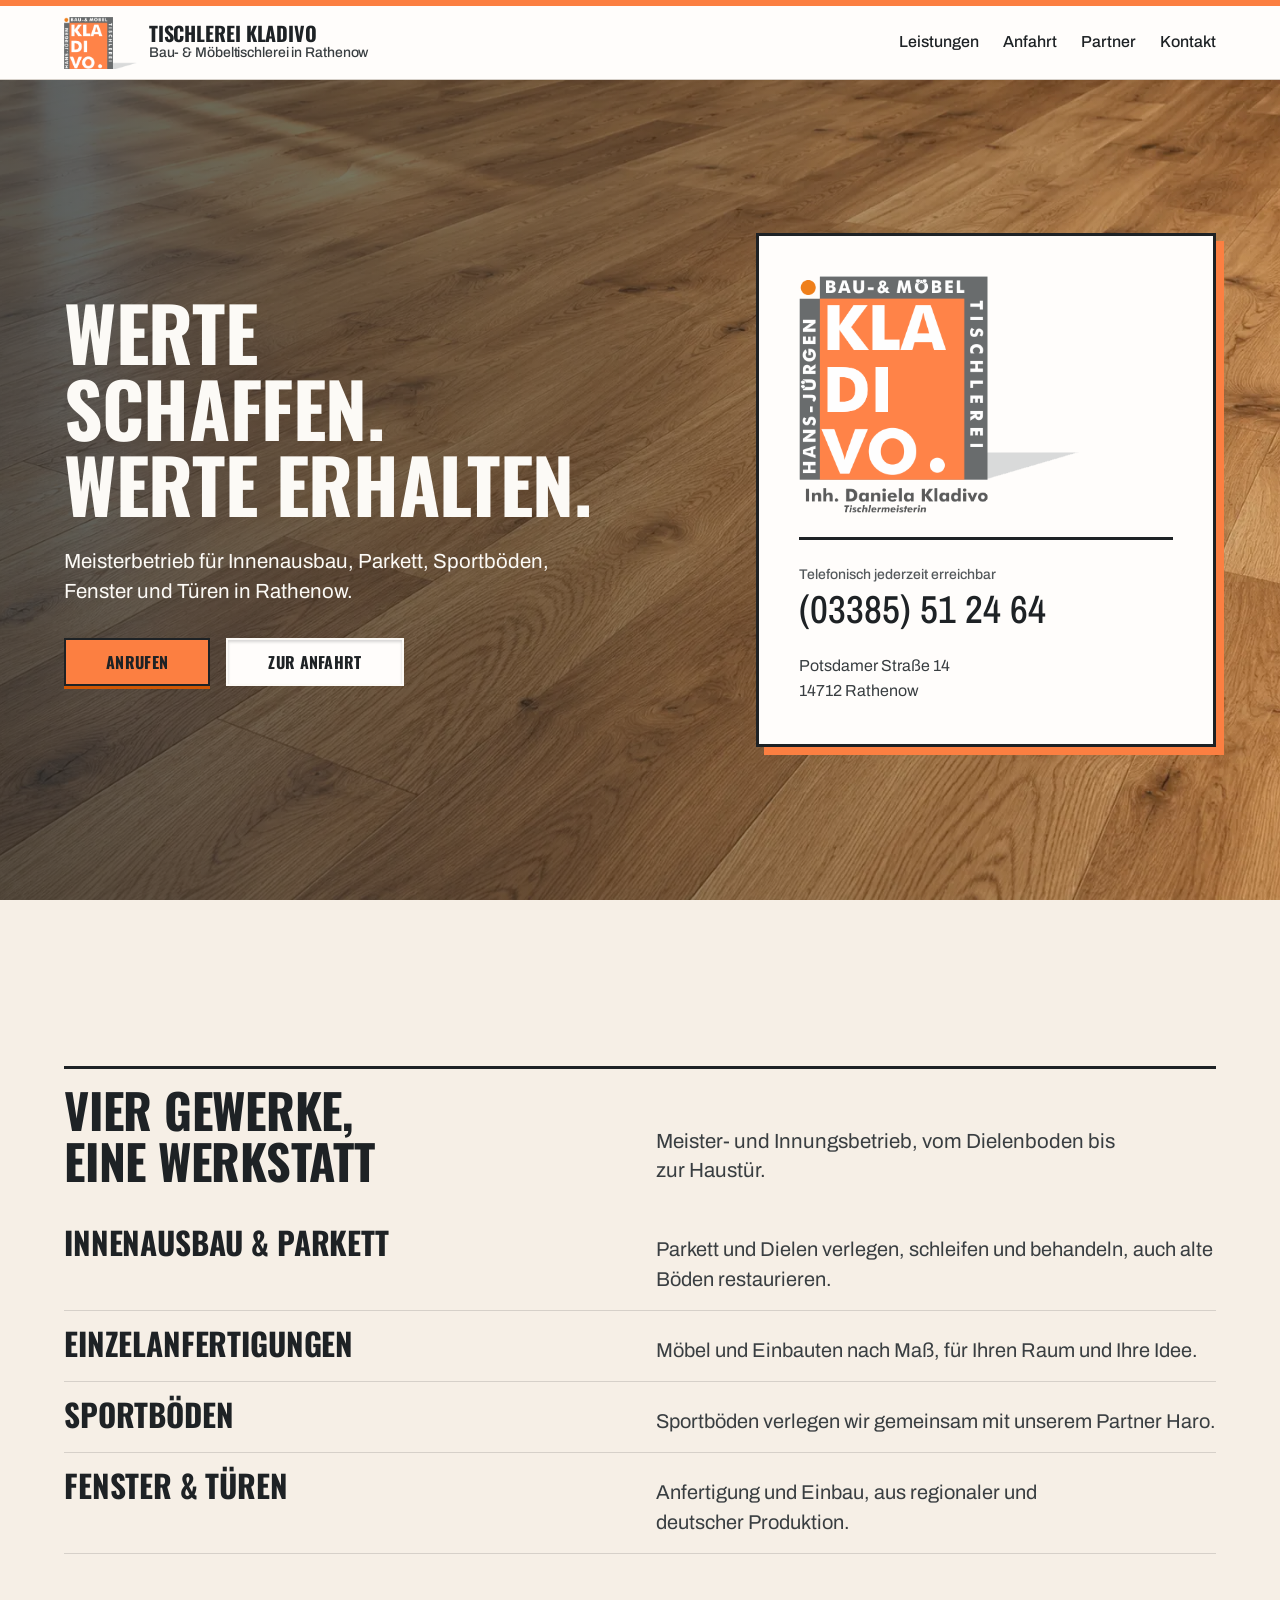
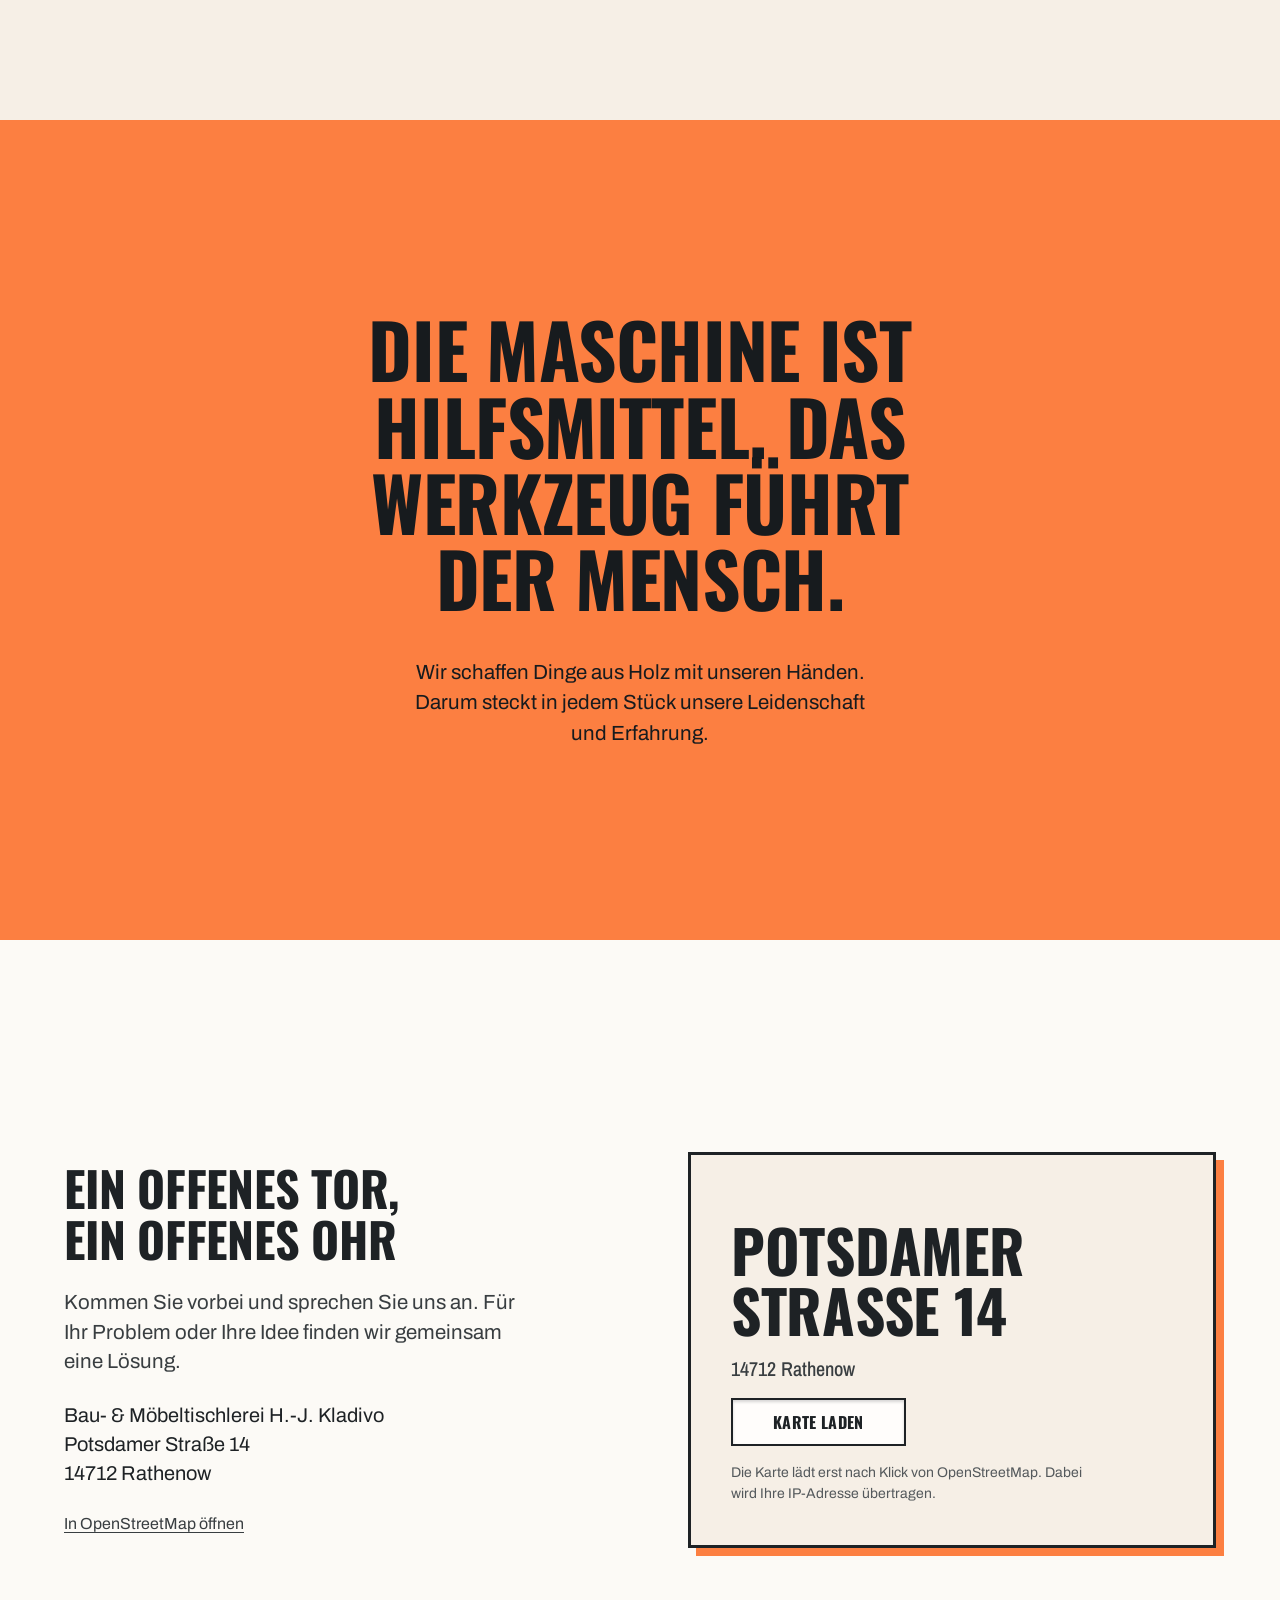
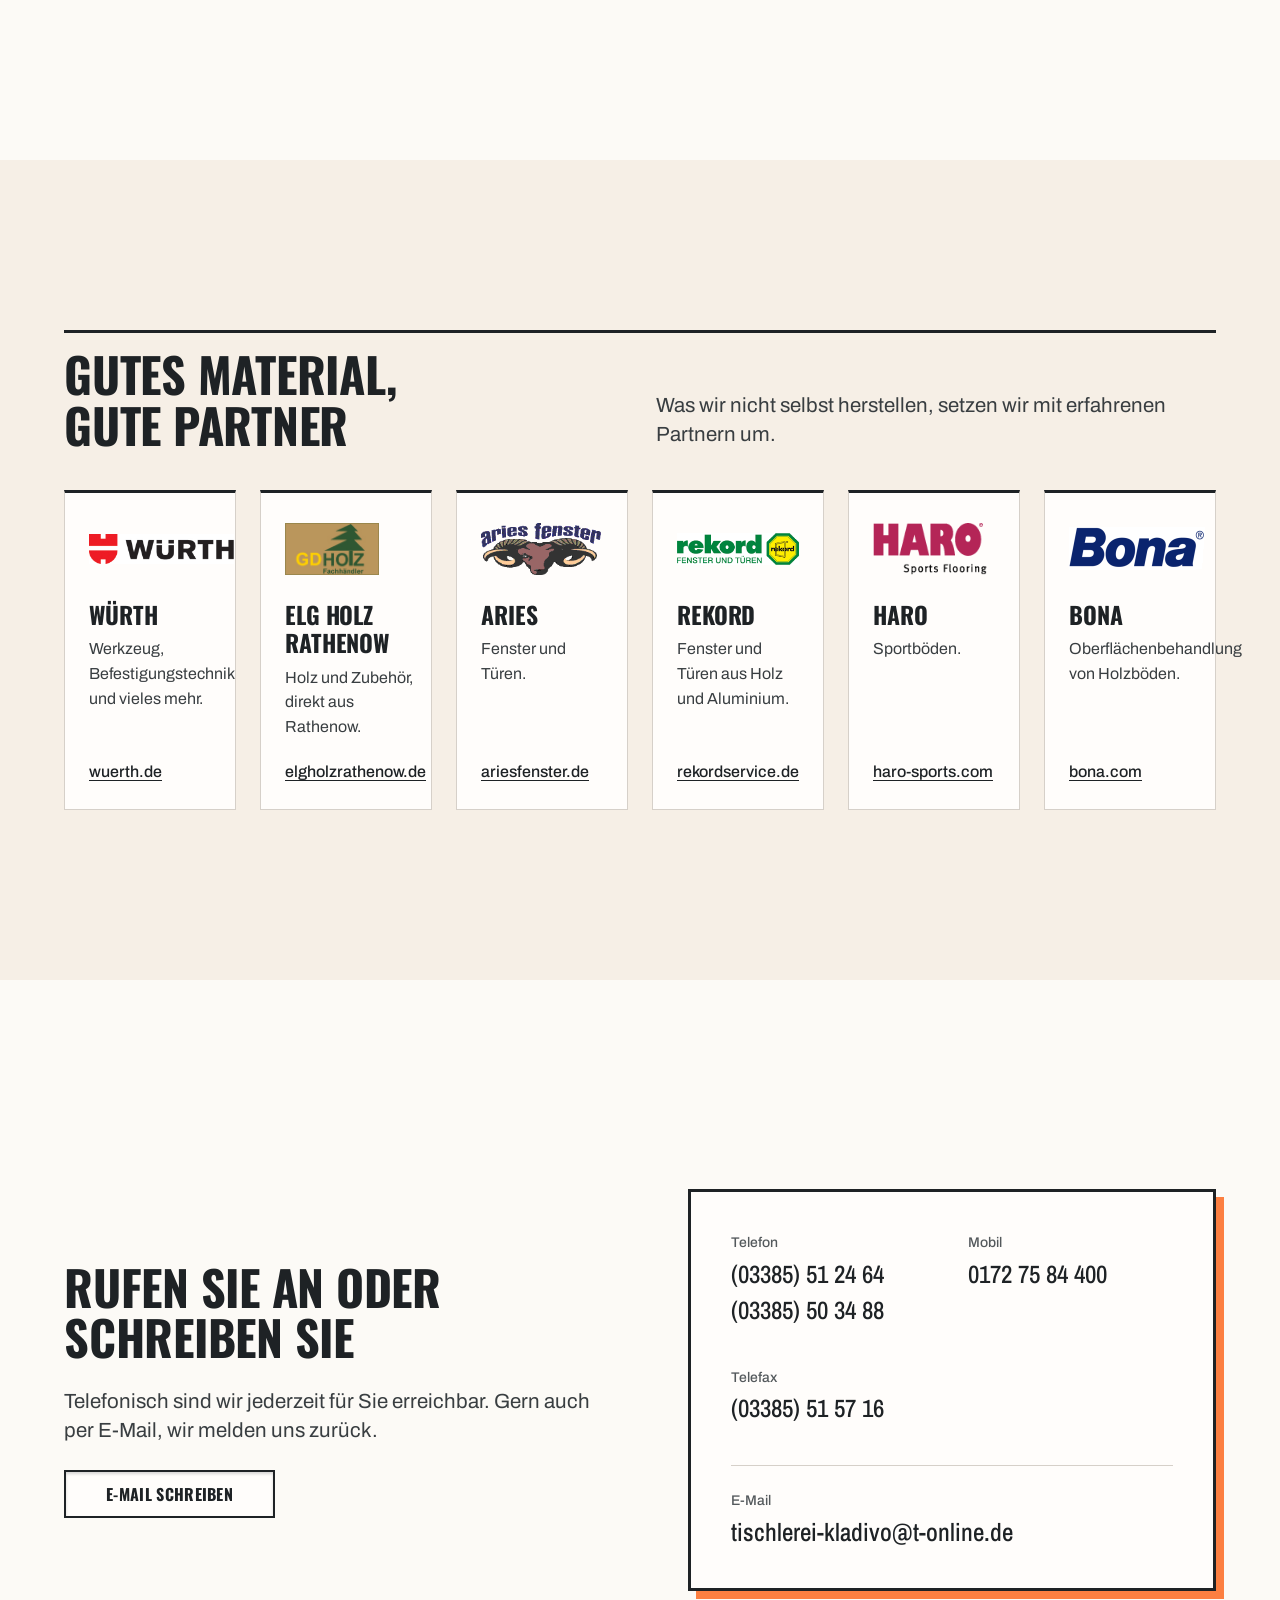
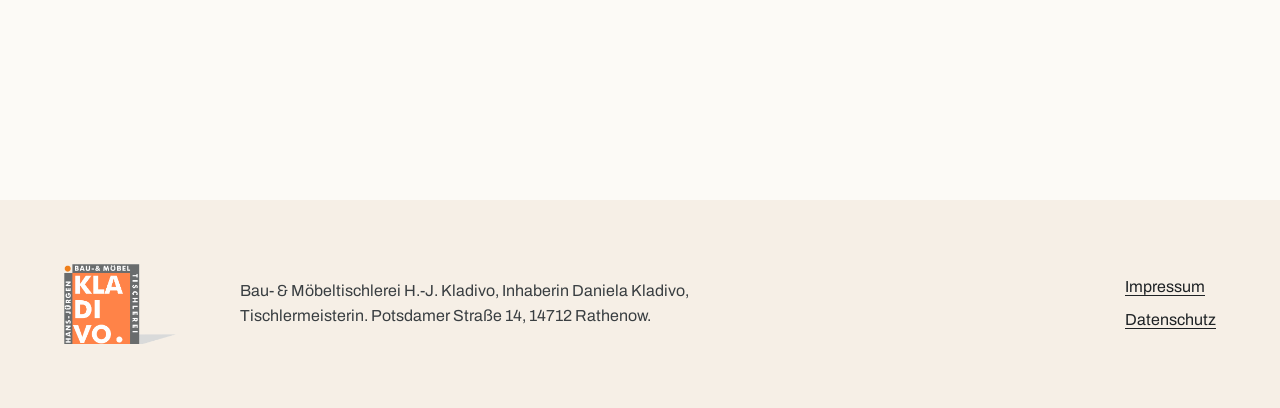
<file: index.html>
<!doctype html>
<html lang="de">
<head>
<meta charset="utf-8">
<meta name="viewport" content="width=device-width, initial-scale=1">
<title>Bau- & Möbeltischlerei Kladivo in Rathenow</title>
<meta name="description" content="Meister- und Innungsbetrieb in Rathenow für Innenausbau, Parkett, Sportböden, Einzelanfertigungen sowie Fenster und Türen.">
<link rel="icon" href="assets/img/favicon.png" type="image/png">
<link rel="preload" href="assets/fonts/oswald-latin-700-normal.woff2" as="font" type="font/woff2" crossorigin>
<link rel="stylesheet" href="assets/css/site.css">
</head>
<body>
<a class="skip" href="#inhalt">Zum Inhalt springen</a>

<header class="nav">
  <div class="container nav__inner">
    <a class="brand" href="./" aria-label="Tischlerei Kladivo, zur Startseite">
      <img src="assets/img/kladivo-logo.png" width="413" height="295" alt="">
      <span class="brand__name">Tischlerei Kladivo<small>Bau- & Möbeltischlerei in Rathenow</small></span>
    </a>
    <nav aria-label="Hauptnavigation">
      <details class="menu" open>
        <summary>Menü</summary>
        <ul class="nav__links">
        <li><a href="#leistungen">Leistungen</a></li>
        <li><a href="#anfahrt">Anfahrt</a></li>
        <li><a href="#partner">Partner</a></li>
        <li><a href="#kontakt">Kontakt</a></li>
      </ul>
      </details>
    </nav>
  </div>
</header>

<main id="inhalt">

  <section class="hero hero--photo panel" aria-labelledby="hero-titel">
    <picture class="hero__photo">
      <source type="image/webp" srcset="assets/img/parkett-960.webp 960w, assets/img/parkett-1672.webp 1672w" sizes="100vw">
      <img src="assets/img/parkett-1672.jpg" srcset="assets/img/parkett-960.jpg 960w, assets/img/parkett-1672.jpg 1672w" sizes="100vw" width="1672" height="941" alt="" fetchpriority="high">
    </picture>
    <div class="container hero__inner">
      <div class="hero__text">
        <h1 id="hero-titel">Werte schaffen.<br>Werte erhalten.</h1>
        <p class="lead">Meisterbetrieb für Innenausbau, Parkett, Sportböden, Fenster und Türen in Rathenow.</p>
        <div class="actions">
          <a class="btn btn--primary" href="tel:+493385512464">Anrufen</a>
          <a class="btn btn--secondary" href="#anfahrt">Zur Anfahrt</a>
        </div>
      </div>
      <aside class="plate sign" aria-label="Kontakt auf einen Blick">
        <img src="assets/img/kladivo-logo-full.png" width="413" height="349" alt="Logo der Bau- & Möbeltischlerei Hans-Jürgen Kladivo, Inhaberin Daniela Kladivo, Tischlermeisterin">
        <div class="sign__phone">
          <span class="label">Telefonisch jederzeit erreichbar</span>
          <a href="tel:+493385512464">(03385) 51 24 64</a>
        </div>
        <address>Potsdamer Straße 14<br>14712 Rathenow</address>
      </aside>
    </div>
  </section>

  <section class="panel panel--tint" id="leistungen" aria-labelledby="leistungen-titel">
    <div class="container">
      <div class="head">
        <h2 id="leistungen-titel">Vier Gewerke, eine Werkstatt</h2>
        <p class="lead">Meister- und Innungsbetrieb, vom Dielenboden bis zur Haustür.</p>
      </div>
      <ul class="rows">
        <li>
          <h3>Innenausbau & Parkett</h3>
          <p>Parkett und Dielen verlegen, schleifen und behandeln, auch alte Böden restaurieren.</p>
        </li>
        <li>
          <h3>Einzelanfertigungen</h3>
          <p>Möbel und Einbauten nach Maß, für Ihren Raum und Ihre Idee.</p>
        </li>
        <li>
          <h3>Sportböden</h3>
          <p>Sportböden verlegen wir gemeinsam mit unserem Partner Haro.</p>
        </li>
        <li>
          <h3>Fenster & Türen</h3>
          <p>Anfertigung und Einbau, aus regionaler und deutscher Produktion.</p>
        </li>
      </ul>
    </div>
  </section>

  <section class="panel panel--field" aria-label="Unser Handwerk">
    <div class="container statement">
      <blockquote>
        <p>Die Maschine ist Hilfsmittel. Das Werkzeug führt der Mensch.</p>
      </blockquote>
      <p>Wir schaffen Dinge aus Holz mit unseren Händen. Darum steckt in jedem Stück unsere Leidenschaft und Erfahrung.</p>
    </div>
  </section>

  <section class="panel" id="anfahrt" aria-labelledby="anfahrt-titel">
    <div class="container visit">
      <div class="visit__text">
        <h2 id="anfahrt-titel">Ein offenes Tor, ein offenes Ohr</h2>
        <p class="lead">Kommen Sie vorbei und sprechen Sie uns an. Für Ihr Problem oder Ihre Idee finden wir gemeinsam eine Lösung.</p>
        <address>Bau- & Möbeltischlerei H.-J. Kladivo<br>Potsdamer Straße 14<br>14712 Rathenow</address>
        <p><a href="https://www.openstreetmap.org/?mlat=52.61189&amp;mlon=12.34124#map=18/52.61189/12.34124" rel="noopener">In OpenStreetMap öffnen</a></p>
      </div>
      <div class="map" id="karte" aria-label="Lage der Tischlerei">
        <div class="map__rest">
          <p class="map__street">Potsdamer Straße 14</p>
          <p class="map__coords">14712 Rathenow</p>
          <div class="actions">
            <button class="btn btn--secondary" type="button" id="karte-laden" hidden>Karte laden</button>
          </div>
          <p class="map__note">Die Karte lädt erst nach Klick von OpenStreetMap. Dabei wird Ihre IP-Adresse übertragen.</p>
        </div>
      </div>
    </div>
  </section>

  <section class="panel panel--tint" id="partner" aria-labelledby="partner-titel">
    <div class="container">
      <div class="head">
        <h2 id="partner-titel">Gutes Material, gute Partner</h2>
        <p class="lead">Was wir nicht selbst herstellen, setzen wir mit erfahrenen Partnern um.</p>
      </div>
      <ul class="partners">
        <li class="partner">
          <div class="partner__logo"><img src="assets/img/partner/wuerth.png" width="240" height="51" alt="Logo Würth"></div>
          <h3>Würth</h3>
          <p>Werkzeug, Befestigungstechnik und vieles mehr.</p>
          <a href="https://www.wuerth.de" rel="noopener">wuerth.de</a>
        </li>
        <li class="partner">
          <div class="partner__logo"><img src="assets/img/partner/elg-gd-holz.png" width="195" height="108" alt="Logo ELG Holz Rathenow"></div>
          <h3>ELG Holz Rathenow</h3>
          <p>Holz und Zubehör, direkt aus Rathenow.</p>
          <a href="https://www.elgholzrathenow.de" rel="noopener">elgholzrathenow.de</a>
        </li>
        <li class="partner">
          <div class="partner__logo"><img src="assets/img/partner/aries.png" width="182" height="79" alt="Logo Aries"></div>
          <h3>Aries</h3>
          <p>Fenster und Türen.</p>
          <a href="https://www.ariesfenster.de" rel="noopener">ariesfenster.de</a>
        </li>
        <li class="partner">
          <div class="partner__logo"><img src="assets/img/partner/rekord.png" width="226" height="61" alt="Logo Rekord"></div>
          <h3>Rekord</h3>
          <p>Fenster und Türen aus Holz und Aluminium.</p>
          <a href="https://www.rekordservice.de" rel="noopener">rekordservice.de</a>
        </li>
        <li class="partner">
          <div class="partner__logo"><img src="assets/img/partner/haro.png" width="142" height="65" alt="Logo Haro"></div>
          <h3>Haro</h3>
          <p>Sportböden.</p>
          <a href="https://haro-sports.com/de/" rel="noopener">haro-sports.com</a>
        </li>
        <li class="partner">
          <div class="partner__logo"><img src="assets/img/partner/bona.png" width="136" height="43" alt="Logo Bona"></div>
          <h3>Bona</h3>
          <p>Oberflächenbehandlung von Holzböden.</p>
          <a href="https://www.bona.com/de/Deutschland/" rel="noopener">bona.com</a>
        </li>
      </ul>
    </div>
  </section>

  <section class="panel" id="kontakt" aria-labelledby="kontakt-titel">
    <div class="container contact">
      <div class="contact__text">
        <h2 id="kontakt-titel">Rufen Sie an oder schreiben Sie</h2>
        <p class="lead">Telefonisch sind wir jederzeit für Sie erreichbar. Gern auch per E-Mail, wir melden uns zurück.</p>
        <div class="actions">
          <a class="btn btn--secondary contact__mail" href="mailto:tischlerei-kladivo@t-online.de">E-Mail schreiben</a>
        </div>
      </div>
      <dl class="plate contacts">
        <div>
          <dt>Telefon</dt>
          <dd><a href="tel:+493385512464">(03385) 51 24 64</a></dd>
          <dd><a href="tel:+493385503488">(03385) 50 34 88</a></dd>
        </div>
        <div>
          <dt>Mobil</dt>
          <dd><a href="tel:+491727584400">0172 75 84 400</a></dd>
        </div>
        <div>
          <dt>Telefax</dt>
          <dd>(03385) 51 57 16</dd>
        </div>
        <div class="wide">
          <dt>E-Mail</dt>
          <dd><a href="mailto:tischlerei-kladivo@t-online.de">tischlerei-kladivo@t-online.de</a></dd>
        </div>
      </dl>
    </div>
  </section>

</main>

<footer class="footer">
  <div class="container footer__inner">
    <img src="assets/img/kladivo-logo.png" width="413" height="295" alt="">
    <p>Bau- & Möbeltischlerei H.-J. Kladivo, Inhaberin Daniela Kladivo, Tischlermeisterin. Potsdamer Straße 14, 14712 Rathenow.</p>
    <ul>
      <li><a href="impressum.html">Impressum</a></li>
      <li><a href="datenschutz.html">Datenschutz</a></li>
    </ul>
  </div>
</footer>

<script>
  (function () {
    var btn = document.getElementById('karte-laden');
    var box = document.getElementById('karte');
    if (!btn || !box) return;
    btn.hidden = false;
    btn.addEventListener('click', function () {
      var f = document.createElement('iframe');
      f.src = 'https://www.openstreetmap.org/export/embed.html?bbox=12.336755990982056%2C52.61048163874945%2C12.345714569091797%2C52.613299232176395&layer=mapnik&marker=52.611888829459346%2C12.341235280036926';
      f.title = 'Karte: Potsdamer Straße 14, Rathenow';
      f.loading = 'lazy';
      box.appendChild(f);
      box.querySelector('.map__rest').hidden = true;
    });
  })();
</script>
<script>
  (function () {
    var m = document.querySelector('.menu');
    if (!m) return;
    var mq = window.matchMedia('(max-width: 60rem)');
    function sync() { m.open = !mq.matches; }
    sync(); mq.addEventListener('change', sync);
    m.querySelectorAll('a').forEach(function (a) { a.addEventListener('click', function () { if (mq.matches) m.open = false; }); });
  })();
</script>
</body>
</html>
</file>
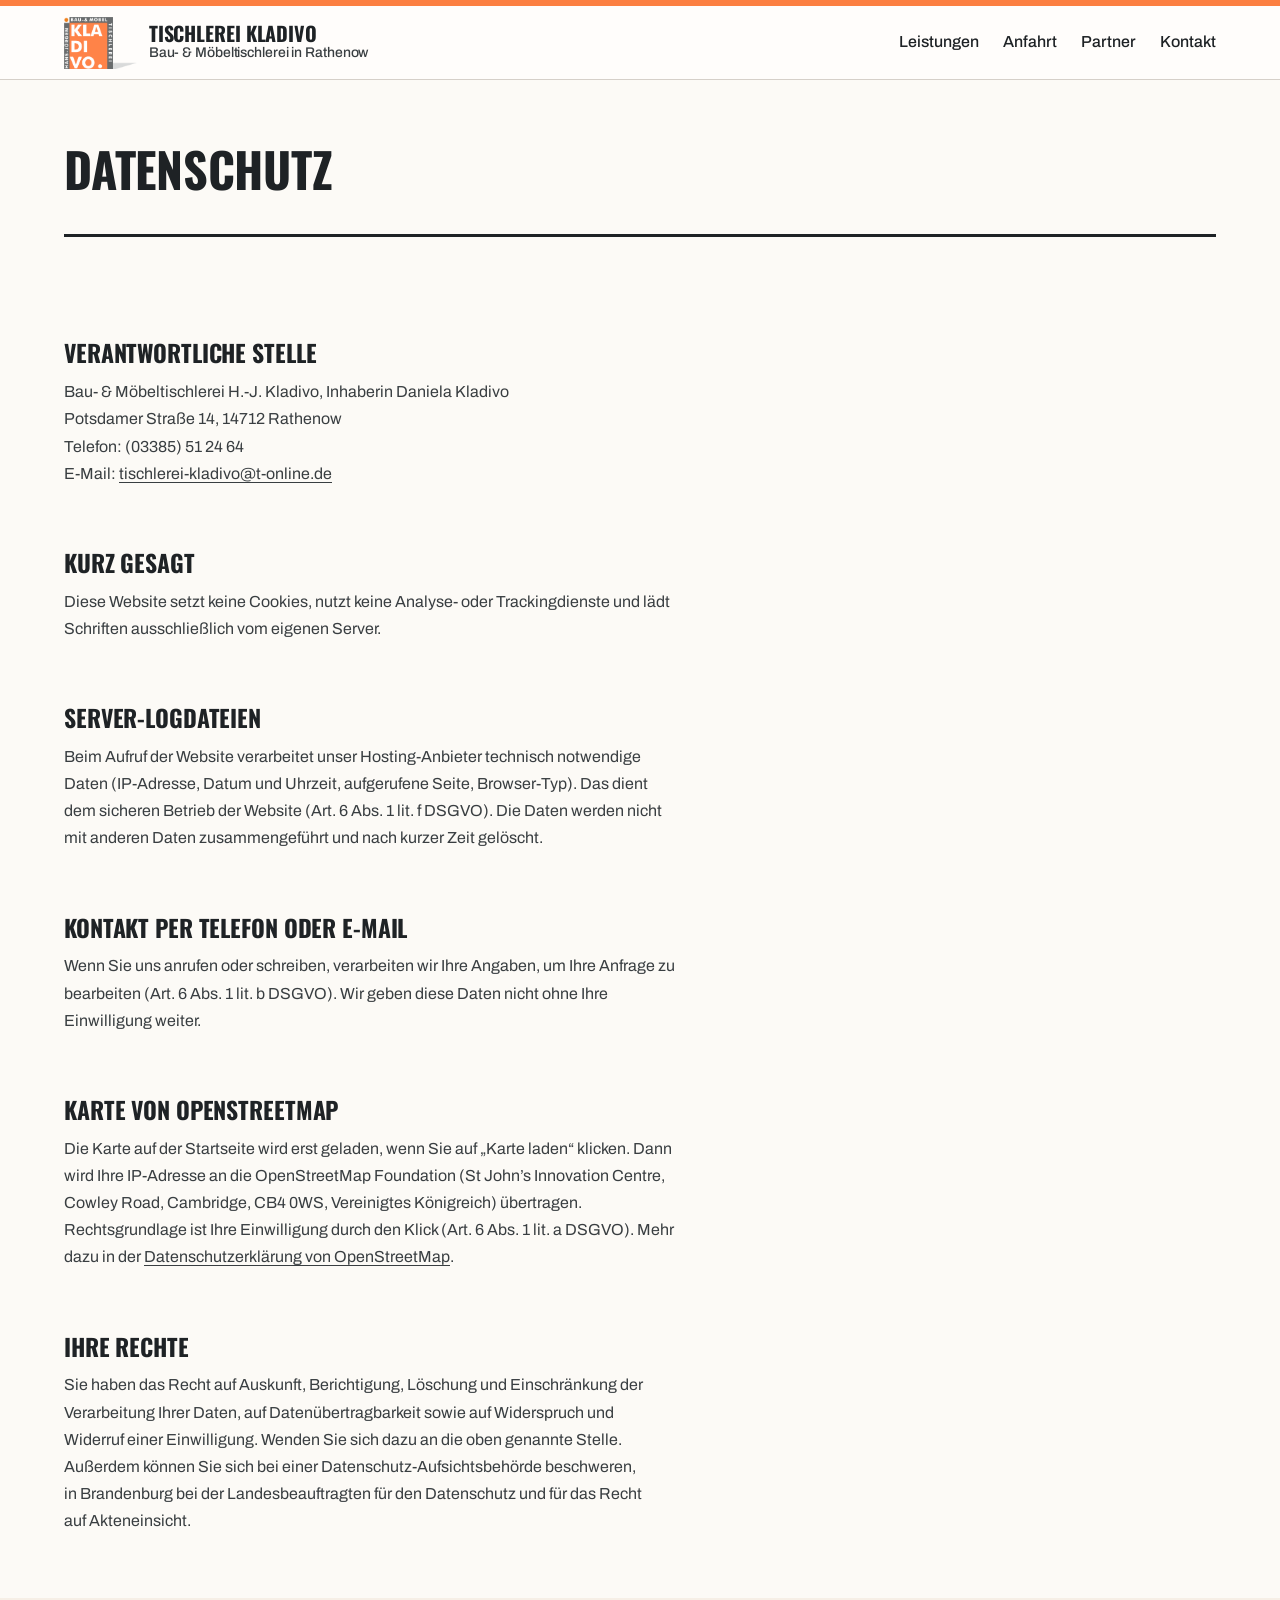
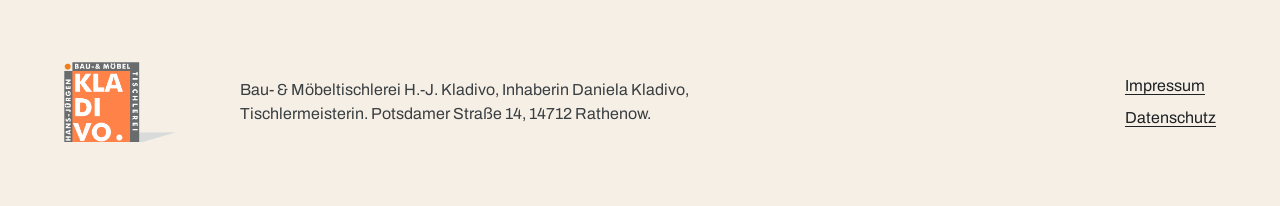
<file: datenschutz.html>
<!doctype html>
<html lang="de">
<head>
<meta charset="utf-8">
<meta name="viewport" content="width=device-width, initial-scale=1">
<title>Datenschutz, Tischlerei Kladivo Rathenow</title>
<meta name="description" content="Datenschutzerklärung der Bau- & Möbeltischlerei H.-J. Kladivo in Rathenow.">
<meta name="robots" content="noindex">
<link rel="icon" href="assets/img/favicon.png" type="image/png">
<link rel="stylesheet" href="assets/css/site.css">
</head>
<body>
<a class="skip" href="#inhalt">Zum Inhalt springen</a>

<header class="nav">
  <div class="container nav__inner">
    <a class="brand" href="./" aria-label="Tischlerei Kladivo, zur Startseite">
      <img src="assets/img/kladivo-logo.png" width="413" height="295" alt="">
      <span class="brand__name">Tischlerei Kladivo<small>Bau- & Möbeltischlerei in Rathenow</small></span>
    </a>
    <nav aria-label="Hauptnavigation">
      <details class="menu" open>
        <summary>Menü</summary>
        <ul class="nav__links">
        <li><a href="./#leistungen">Leistungen</a></li>
        <li><a href="./#anfahrt">Anfahrt</a></li>
        <li><a href="./#partner">Partner</a></li>
        <li><a href="./#kontakt">Kontakt</a></li>
      </ul>
      </details>
    </nav>
  </div>
</header>

<main id="inhalt" class="doc">
  <div class="container">
    <h1>Datenschutz</h1>
    <div class="doc__body">
      <h2>Verantwortliche Stelle</h2>
      <address>Bau- & Möbeltischlerei H.-J. Kladivo, Inhaberin Daniela Kladivo<br>Potsdamer Straße 14, 14712 Rathenow<br>Telefon: (03385) 51 24 64<br>E-Mail: <a href="mailto:tischlerei-kladivo@t-online.de">tischlerei-kladivo@t-online.de</a></address>

      <h2>Kurz gesagt</h2>
      <p>Diese Website setzt keine Cookies, nutzt keine Analyse- oder Trackingdienste und lädt Schriften ausschließlich vom eigenen Server.</p>

      <h2>Server-Logdateien</h2>
      <p>Beim Aufruf der Website verarbeitet unser Hosting-Anbieter technisch notwendige Daten (IP-Adresse, Datum und Uhrzeit, aufgerufene Seite, Browser-Typ). Das dient dem sicheren Betrieb der Website (Art. 6 Abs. 1 lit. f DSGVO). Die Daten werden nicht mit anderen Daten zusammengeführt und nach kurzer Zeit gelöscht.</p>

      <h2>Kontakt per Telefon oder E-Mail</h2>
      <p>Wenn Sie uns anrufen oder schreiben, verarbeiten wir Ihre Angaben, um Ihre Anfrage zu bearbeiten (Art. 6 Abs. 1 lit. b DSGVO). Wir geben diese Daten nicht ohne Ihre Einwilligung weiter.</p>

      <h2>Karte von OpenStreetMap</h2>
      <p>Die Karte auf der Startseite wird erst geladen, wenn Sie auf „Karte laden“ klicken. Dann wird Ihre IP-Adresse an die OpenStreetMap Foundation (St John’s Innovation Centre, Cowley Road, Cambridge, CB4 0WS, Vereinigtes Königreich) übertragen. Rechtsgrundlage ist Ihre Einwilligung durch den Klick (Art. 6 Abs. 1 lit. a DSGVO). Mehr dazu in der <a href="https://wiki.osmfoundation.org/wiki/Privacy_Policy" rel="noopener">Datenschutzerklärung von OpenStreetMap</a>.</p>

      <h2>Ihre Rechte</h2>
      <p>Sie haben das Recht auf Auskunft, Berichtigung, Löschung und Einschränkung der Verarbeitung Ihrer Daten, auf Datenübertragbarkeit sowie auf Widerspruch und Widerruf einer Einwilligung. Wenden Sie sich dazu an die oben genannte Stelle. Außerdem können Sie sich bei einer Datenschutz-Aufsichtsbehörde beschweren, in Brandenburg bei der Landesbeauftragten für den Datenschutz und für das Recht auf Akteneinsicht.</p>
    </div>
  </div>
</main>

<footer class="footer">
  <div class="container footer__inner">
    <img src="assets/img/kladivo-logo.png" width="413" height="295" alt="">
    <p>Bau- & Möbeltischlerei H.-J. Kladivo, Inhaberin Daniela Kladivo, Tischlermeisterin. Potsdamer Straße 14, 14712 Rathenow.</p>
    <ul>
      <li><a href="impressum.html">Impressum</a></li>
      <li><a href="datenschutz.html" aria-current="page">Datenschutz</a></li>
    </ul>
  </div>
</footer>
<script>
  (function () {
    var m = document.querySelector('.menu');
    if (!m) return;
    var mq = window.matchMedia('(max-width: 60rem)');
    function sync() { m.open = !mq.matches; }
    sync(); mq.addEventListener('change', sync);
    m.querySelectorAll('a').forEach(function (a) { a.addEventListener('click', function () { if (mq.matches) m.open = false; }); });
  })();
</script>
</body>
</html>
</file>
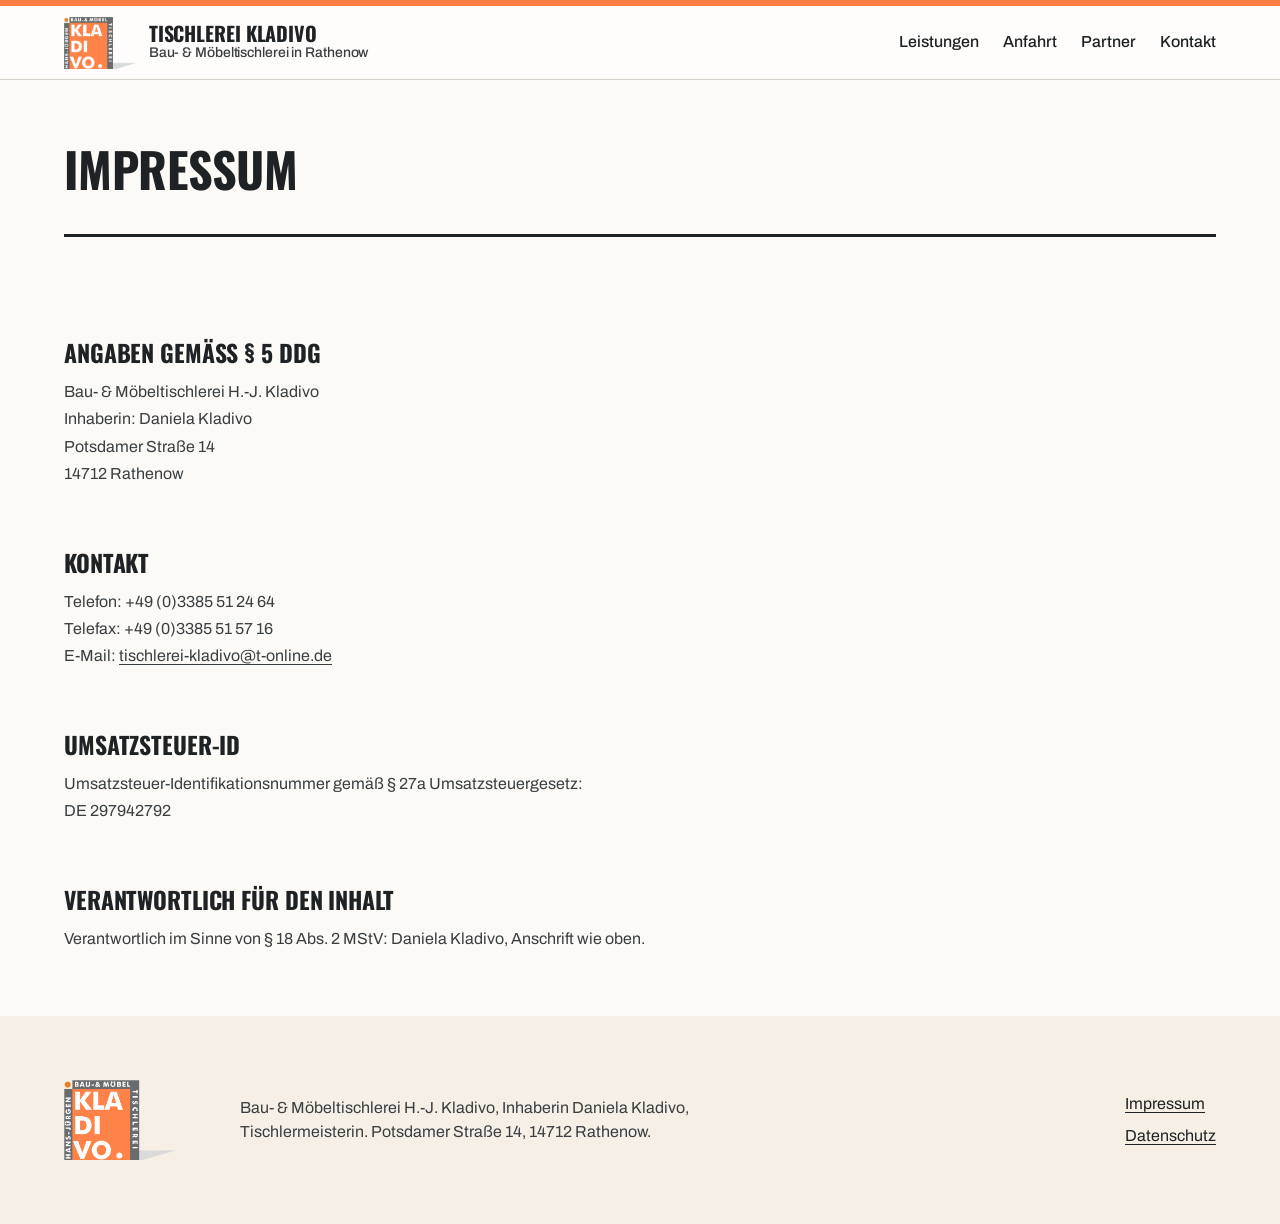
<file: impressum.html>
<!doctype html>
<html lang="de">
<head>
<meta charset="utf-8">
<meta name="viewport" content="width=device-width, initial-scale=1">
<title>Impressum, Tischlerei Kladivo Rathenow</title>
<meta name="description" content="Impressum der Bau- & Möbeltischlerei H.-J. Kladivo, Inhaberin Daniela Kladivo, Rathenow.">
<meta name="robots" content="noindex">
<link rel="icon" href="assets/img/favicon.png" type="image/png">
<link rel="stylesheet" href="assets/css/site.css">
</head>
<body>
<a class="skip" href="#inhalt">Zum Inhalt springen</a>

<header class="nav">
  <div class="container nav__inner">
    <a class="brand" href="./" aria-label="Tischlerei Kladivo, zur Startseite">
      <img src="assets/img/kladivo-logo.png" width="413" height="295" alt="">
      <span class="brand__name">Tischlerei Kladivo<small>Bau- & Möbeltischlerei in Rathenow</small></span>
    </a>
    <nav aria-label="Hauptnavigation">
      <details class="menu" open>
        <summary>Menü</summary>
        <ul class="nav__links">
        <li><a href="./#leistungen">Leistungen</a></li>
        <li><a href="./#anfahrt">Anfahrt</a></li>
        <li><a href="./#partner">Partner</a></li>
        <li><a href="./#kontakt">Kontakt</a></li>
      </ul>
      </details>
    </nav>
  </div>
</header>

<main id="inhalt" class="doc">
  <div class="container">
    <h1>Impressum</h1>
    <div class="doc__body">
      <h2>Angaben gemäß § 5 DDG</h2>
      <address>Bau- & Möbeltischlerei H.-J. Kladivo<br>Inhaberin: Daniela Kladivo<br>Potsdamer Straße 14<br>14712 Rathenow</address>

      <h2>Kontakt</h2>
      <p>Telefon: +49 (0)3385 51 24 64<br>Telefax: +49 (0)3385 51 57 16<br>E-Mail: <a href="mailto:tischlerei-kladivo@t-online.de">tischlerei-kladivo@t-online.de</a></p>

      <h2>Umsatzsteuer-ID</h2>
      <p>Umsatzsteuer-Identifikationsnummer gemäß § 27a Umsatzsteuergesetz: DE 297942792</p>

      <h2>Verantwortlich für den Inhalt</h2>
      <p>Verantwortlich im Sinne von § 18 Abs. 2 MStV: Daniela Kladivo, Anschrift wie oben.</p>
    </div>
  </div>
</main>

<footer class="footer">
  <div class="container footer__inner">
    <img src="assets/img/kladivo-logo.png" width="413" height="295" alt="">
    <p>Bau- & Möbeltischlerei H.-J. Kladivo, Inhaberin Daniela Kladivo, Tischlermeisterin. Potsdamer Straße 14, 14712 Rathenow.</p>
    <ul>
      <li><a href="impressum.html" aria-current="page">Impressum</a></li>
      <li><a href="datenschutz.html">Datenschutz</a></li>
    </ul>
  </div>
</footer>
<script>
  (function () {
    var m = document.querySelector('.menu');
    if (!m) return;
    var mq = window.matchMedia('(max-width: 60rem)');
    function sync() { m.open = !mq.matches; }
    sync(); mq.addEventListener('change', sync);
    m.querySelectorAll('a').forEach(function (a) { a.addEventListener('click', function () { if (mq.matches) m.open = false; }); });
  })();
</script>
</body>
</html>
</file>
<file: assets/css/site.css>
/* Hallmark · shape: site board (full-screen panels: contact plate, rows, statement, visit split, partner tiles, contact plate) · genre: editorial · theme: custom (from Formwork, repainted on request) · job: hire · idea: "the workshop's own sign, set out in daylight" · vibe: "bright workshop, warm white, logo orange, plain talk"
 * paper: oklch(98.5% 0.006 75) · accent: oklch(73% 0.17 45) · display: Oswald · body: Archivo · hero: Counter · nav: sticky edge-aligned bar under an orange strip, logo and wordmark left, four anchor links right, a menu disclosure under 60rem · footer: colophon block · imagery: one supplied parquet photograph full-bleed behind the hero, the owner's logo and the partners' own logos · signature: the original Kladivo logo on a white plate with a hard orange shadow, beside the phone number
 * axes: light/display-condensed/warm · posture: committed (the logo orange carries the statement panel, the strip and the plate shadows) · contrast: pass · fold: pass · v2.0.0 */
/* Hallmark · pre-emit critique: P4 H5 E4 S4 R4 V4 · weakest: R, the orange field is loud; kept to one panel, the strip and the plate shadows so it reads as the logo, not as a sale */
@import url("./tokens.css");
@import url("./base.css");

:root { --nav-h: 80px; --panel-pad: var(--space-3xl); --head-gap: var(--space-2xl); }
@media (max-width: 60rem) { :root { --nav-h: 68px; --panel-pad: var(--space-2xl); --head-gap: var(--space-xl); } }
@media (max-width: 40rem) { :root { --nav-h: 64px; --panel-pad: var(--space-xl); --head-gap: var(--space-lg); } }
html { scroll-padding-top: var(--nav-h); }

.skip { position: absolute; left: var(--space-md); top: var(--space-md); z-index: var(--z-tooltip); padding: var(--space-sm) var(--space-md); background: var(--color-plate); color: var(--color-ink); transform: translateY(-200%); }
.skip:focus-visible { transform: none; }

/* Navigation: klebt oben, feste Höhe */
.nav { position: sticky; top: 0; z-index: var(--z-sticky-nav); height: var(--nav-h); border-top: 6px solid var(--color-accent); border-bottom: var(--rule-hair) solid var(--color-rule); background: var(--color-plate); }
.nav__inner { display: flex; align-items: center; justify-content: space-between; gap: var(--space-lg); height: 100%; }
.brand { display: inline-flex; align-items: center; gap: var(--space-sm); min-width: 0; text-decoration: none; color: var(--color-ink); }
.brand img { width: auto; height: calc(var(--nav-h) - 28px); flex-shrink: 0; }
.brand__name { font: var(--display-weight) var(--text-lg)/1.05 var(--font-display); text-transform: uppercase; letter-spacing: var(--tracking-display); white-space: nowrap; }
.brand__name small { display: block; font: 500 var(--text-sm)/1.3 var(--font-body); text-transform: none; color: var(--color-ink-2); }
.nav__links { display: flex; gap: var(--space-lg); margin: 0; padding: 0; list-style: none; }
.nav__links a { display: inline-block; padding-block: var(--space-xs); font-weight: 500; font-size: var(--text-md); text-decoration: none; color: var(--color-ink); white-space: nowrap; transition: color var(--dur-short) var(--ease-out); }
.nav__links a:hover { color: var(--color-accent-deep); text-decoration: underline; text-decoration-thickness: 2px; }
.menu { position: relative; }
.menu > summary { display: none; }

/* Buttons */
.btn { display: inline-flex; align-items: center; justify-content: center; min-height: 48px; padding: 0 var(--space-xl); border: 2px solid var(--color-ink); border-radius: 0; font: var(--display-weight) var(--text-md)/1 var(--font-display); text-transform: uppercase; letter-spacing: 0.02em; white-space: nowrap; text-decoration: none; cursor: pointer; color: var(--color-ink);
  transition: translate var(--dur-micro) var(--ease-out), box-shadow var(--dur-micro) var(--ease-out), background-color var(--dur-short) var(--ease-out); }
.btn--primary { background: var(--color-accent); color: var(--color-accent-ink); box-shadow: 0 3px 0 var(--color-accent-deep); }
.btn--primary:hover { background: color-mix(in oklab, var(--color-accent) 88%, var(--color-plate)); }
.btn--primary:active { translate: 0 3px; box-shadow: 0 0 0 var(--color-accent-deep); }
.btn--secondary { background: var(--color-plate); box-shadow: inset 0 2px 3px color-mix(in oklab, var(--color-ink) 18%, transparent); }
.btn--secondary:hover { background: var(--color-paper-2); }
.btn--secondary:active { translate: 0 1px; }
.btn:disabled, .btn[aria-disabled="true"] { opacity: 0.55; cursor: not-allowed; translate: none; }
.btn[aria-busy="true"] { cursor: progress; }
.actions { display: flex; flex-wrap: wrap; gap: var(--space-md); }

.plate { background: var(--color-plate); border: var(--rule-bar) solid var(--color-ink); box-shadow: var(--shadow-card); }
.label { font-size: var(--text-sm); font-weight: 500; color: var(--color-muted); }

/* Jede Sektion füllt genau einen Bildschirm unter der Navigation, Inhalt mittig */
.panel { min-height: calc(100svh - var(--nav-h)); display: grid; align-items: center; padding-block: var(--panel-pad); }
.panel > .container { width: 100%; }
.panel--tint { background: var(--color-paper-2); }
.head { display: grid; grid-template-columns: minmax(0, 1fr) minmax(0, 1fr); gap: var(--space-sm) var(--gap-columns); align-items: end; padding-top: var(--space-lg); border-top: var(--rule-bar) solid var(--color-ink); margin-bottom: var(--head-gap); }
.head .lead { color: var(--color-ink-2); }

/* Startseite */
.hero__inner { display: grid; grid-template-columns: minmax(0, 1fr) minmax(0, 1fr); gap: var(--space-3xl); align-items: center; }
.hero__text { display: grid; gap: var(--space-lg); }
.hero h1 { line-height: 1.02; max-width: none; }
.hero .lead { color: var(--color-ink-2); }
.hero .actions { margin-top: var(--space-xs); }
.sign { justify-self: end; width: min(100%, 460px); padding: var(--space-xl); display: grid; gap: var(--space-lg); }
.sign img { width: 100%; max-width: 280px; height: auto; }
.sign__phone { display: grid; gap: var(--space-2xs); padding-top: var(--space-lg); border-top: var(--rule-bar) solid var(--color-ink); }
.sign__phone a { font: 500 var(--text-3xl)/1.05 var(--font-outlier); font-variant-numeric: tabular-nums; text-decoration: none; color: var(--color-ink); white-space: nowrap; }
.sign__phone a:hover { color: var(--color-accent-deep); text-decoration: underline; text-decoration-thickness: 2px; }
.sign address { font-style: normal; color: var(--color-ink-2); }

/* Startbereich mit Parkettfoto, vollflächig hinter Text und Tafel */
.hero--photo { position: relative; isolation: isolate; overflow: clip; background: var(--color-ink); }
.hero__photo, .hero__photo img { position: absolute; inset: 0; width: 100%; height: 100%; max-width: none; }
.hero__photo img { object-fit: cover; object-position: 60% 50%; }
.hero--photo::before { content: ""; position: absolute; inset: 0; z-index: 1; pointer-events: none;
  background: linear-gradient(90deg, color-mix(in oklab, var(--color-ink) 74%, transparent) 0%, color-mix(in oklab, var(--color-ink) 52%, transparent) 45%, color-mix(in oklab, var(--color-ink) 12%, transparent) 100%); }
.hero--photo > .container { position: relative; z-index: 2; }
.hero--photo h1 { color: var(--color-plate-ink); }
.hero--photo .lead { color: var(--color-plate-ink); }
.hero--photo .btn--secondary { border-color: var(--color-plate-ink); }
.hero--photo { --color-focus: var(--color-accent); }
.hero--photo .sign { --color-focus: var(--color-focus-base); }

/* Leistungen */
.rows { margin: 0; padding: 0; list-style: none; }
.rows li { display: grid; grid-template-columns: minmax(0, 1fr) minmax(0, 1fr); gap: var(--gap-columns); align-items: baseline; padding-block: var(--space-xl); border-bottom: var(--rule-hair) solid var(--color-rule); }
.rows li:first-child { padding-top: 0; }
.rows h3 { font-size: var(--text-2xl); line-height: 1.05; }
.rows p { color: var(--color-ink-2); font-size: var(--text-lg); line-height: 1.5; }

/* Leitsatz auf Orange */
.panel--field { --color-focus: var(--color-field-ink); background: var(--color-field); color: var(--color-field-ink); }
.statement { display: grid; gap: var(--space-xl); justify-items: center; text-align: center; }
.statement blockquote { margin: 0; }
.statement blockquote p { font: var(--display-weight) var(--text-display)/1.02 var(--font-display); text-transform: uppercase; letter-spacing: var(--tracking-display); max-width: 18ch; margin-inline: auto; text-wrap: balance; overflow-wrap: break-word; color: var(--color-field-ink); }
.statement > p { color: var(--color-field-ink); max-width: 40ch; font-size: var(--text-lead); line-height: 1.5; }

/* Anfahrt */
.visit { display: grid; grid-template-columns: minmax(0, 1fr) minmax(0, 1fr); gap: var(--space-3xl); align-items: center; }
.visit__text { display: grid; gap: var(--space-lg); }
.visit__text p { color: var(--color-ink-2); }
.visit__text address { font-style: normal; font-size: var(--text-lg); line-height: 1.45; color: var(--color-ink); }
.map { position: relative; aspect-ratio: 4 / 3; border: var(--rule-bar) solid var(--color-ink); background: var(--color-paper-2); box-shadow: var(--shadow-card); display: grid; }
.map__rest { display: grid; align-content: end; gap: var(--space-md); padding: var(--space-xl); }
.map__street { font: var(--display-weight) var(--text-display-s)/1.02 var(--font-display); text-transform: uppercase; letter-spacing: var(--tracking-display); color: var(--color-ink); overflow-wrap: break-word; }
.map__coords { font: 500 var(--text-lg)/1.3 var(--font-outlier); font-variant-numeric: tabular-nums; color: var(--color-ink-2); }
.map__note { font-size: var(--text-sm); color: var(--color-muted); max-width: 46ch; }
.map iframe { position: absolute; inset: 0; width: 100%; height: 100%; border: 0; }

/* Partner: Kacheln mit Logo */
.partners { display: grid; grid-template-columns: repeat(3, minmax(0, 1fr)); gap: var(--gap-columns); margin: 0; padding: 0; list-style: none; }
.partner { display: grid; grid-template-rows: auto auto 1fr auto; gap: var(--space-xs); padding: var(--space-lg); background: var(--color-plate); border: var(--rule-hair) solid var(--color-rule); border-top: var(--rule-bar) solid var(--color-ink); }
.partner__logo { display: flex; align-items: center; justify-content: flex-start; height: 88px; margin-bottom: var(--space-sm); }
.partner__logo img { width: auto; height: auto; max-height: 72px; max-width: 70%; }
.partner h3 { font-size: var(--text-title); }
.partner p { color: var(--color-ink-2); }
.partner a { justify-self: start; margin-top: var(--space-sm); font-weight: 500; color: var(--color-ink); }
.partner a:hover { color: var(--color-accent-deep); text-decoration-thickness: 2px; }

/* Kontakt */
.contact { display: grid; grid-template-columns: minmax(0, 1fr) minmax(0, 1fr); gap: var(--space-3xl); align-items: center; }
.contact__text { display: grid; gap: var(--space-lg); }
.contact__text p { color: var(--color-ink-2); }
.contacts { display: grid; grid-template-columns: repeat(2, minmax(0, 1fr)); gap: var(--space-xl) var(--gap-columns); margin: 0; padding: var(--space-xl); }
.contacts > div { display: grid; align-content: start; gap: var(--space-2xs); }
.contacts .wide { grid-column: 1 / -1; padding-top: var(--space-lg); border-top: var(--rule-hair) solid var(--color-rule); }
.contacts dt { font-size: var(--text-sm); font-weight: 500; color: var(--color-muted); }
.contacts dd { margin: 0; font: 500 var(--text-xl)/1.3 var(--font-outlier); font-variant-numeric: tabular-nums; color: var(--color-ink); overflow-wrap: anywhere; }
.contacts dd a { text-decoration: none; }
.contacts dd a:hover { color: var(--color-accent-deep); text-decoration: underline; text-decoration-thickness: 2px; }

/* Fußzeile */
.footer { padding-block: var(--space-2xl); background: var(--color-paper-2); }
.footer__inner { display: grid; grid-template-columns: auto minmax(0, 1fr) auto; gap: var(--space-2xl); align-items: center; }
.footer img { width: 112px; height: auto; }
.footer p { color: var(--color-ink-2); max-width: 52ch; }
.footer ul { display: grid; gap: var(--space-xs); margin: 0; padding: 0; list-style: none; }
.footer ul a { color: var(--color-ink); }
.footer ul a:hover { color: var(--color-accent-deep); text-decoration-thickness: 2px; }

/* Unterseiten */
.doc { min-height: calc(100svh - var(--nav-h)); padding-block: var(--panel-pad); }
.doc h1 { font-size: var(--text-section); margin-bottom: var(--head-gap); }
.doc h2 { font-size: var(--text-title); margin-top: var(--space-2xl); margin-bottom: var(--space-sm); }
.doc p, .doc address, .doc li { max-width: 68ch; color: var(--color-ink-2); line-height: 1.7; }
.doc p + p { margin-top: var(--space-md); }
.doc address { font-style: normal; }
.doc__body { border-top: var(--rule-bar) solid var(--color-ink); padding-top: var(--space-xl); }

/* Breite Bildschirme: alle sechs Partner in einer Reihe */
@media (min-width: 75.01rem) {
  .partners { grid-template-columns: repeat(6, minmax(0, 1fr)); gap: var(--space-lg); }
  .partner__logo img { max-width: 100%; }
}

/* Laptops mit wenig Höhe: Abstände straffen, damit jede Sektion auf einen Bildschirm passt */
@media (min-width: 60.01rem) and (max-height: 60rem) {
  :root { --panel-pad: var(--space-2xl); --head-gap: var(--space-xl); }
  .head { padding-top: var(--space-md); }
  .rows li { padding-block: var(--space-md); }
  .partner__logo { height: 64px; }
  .partner__logo img { max-height: 52px; }
}
@media (min-width: 60.01rem) and (max-width: 75rem) and (max-height: 60rem) {
  .partner { padding-block: var(--space-sm); }
  .partner p, .partner a { font-size: var(--text-sm); }
  .partner__logo { height: 56px; }
  .partner__logo img { max-height: 48px; }
}

/* Tablet quer und kleine Laptops: Partner als Zeilen, Logo links */
@media (max-width: 75rem) {
  .hero__inner, .visit, .contact { gap: var(--space-2xl); }
  .partners { grid-template-columns: repeat(2, minmax(0, 1fr)); gap: var(--space-lg); }
  .partner { grid-template-columns: minmax(0, 2fr) minmax(0, 3fr); grid-template-rows: auto auto auto; column-gap: var(--space-lg); row-gap: var(--space-2xs); align-items: center; padding: var(--space-md) var(--space-lg); }
  .partner__logo { grid-row: 1 / 4; height: 72px; margin: 0; justify-content: center; }
  .partner__logo img { max-width: 100%; max-height: 60px; }
  .partner a { margin-top: 0; }
}

/* Tablet hoch und Handy: eine Spalte, Menü aufklappbar */
@media (max-width: 60rem) {
  .brand__name small { display: none; }
  .menu > summary { display: inline-flex; align-items: center; min-height: 44px; padding: 0 var(--space-md); border: 2px solid var(--color-ink); font: var(--display-weight) var(--text-md)/1 var(--font-display); text-transform: uppercase; letter-spacing: 0.02em; cursor: pointer; list-style: none; }
  .menu > summary::-webkit-details-marker { display: none; }
  .menu > summary:hover { background: var(--color-paper-2); }
  .menu .nav__links { display: none; }
  .menu[open] .nav__links { display: grid; gap: 0; position: absolute; right: 0; top: calc(100% + var(--space-sm)); min-width: 220px; padding: var(--space-xs) 0; background: var(--color-plate); border: var(--rule-bar) solid var(--color-ink); box-shadow: var(--shadow-card); }
  .menu[open] .nav__links a { display: block; padding: var(--space-sm) var(--space-lg); font-size: var(--text-lg); }
  .hero__inner, .visit, .contact { grid-template-columns: minmax(0, 1fr); }
  .hero__inner { gap: var(--space-xl); }
  .hero--photo::before { background: linear-gradient(180deg, color-mix(in oklab, var(--color-ink) 70%, transparent) 0%, color-mix(in oklab, var(--color-ink) 58%, transparent) 60%, color-mix(in oklab, var(--color-ink) 40%, transparent) 100%); }
  .hero__photo img { object-position: 30% 50%; }
  .sign { justify-self: stretch; width: 100%; grid-template-columns: minmax(0, 2fr) minmax(0, 3fr); align-items: center; column-gap: var(--space-xl); }
  .sign img { grid-row: span 2; }
  .sign__phone { border-top: 0; padding-top: 0; }
  .head { grid-template-columns: minmax(0, 1fr); }
  .map { aspect-ratio: 16 / 9; }
  .rows li { grid-template-columns: minmax(0, 2fr) minmax(0, 3fr); padding-block: var(--space-lg); }
  .footer__inner { grid-template-columns: auto minmax(0, 1fr); }
  .footer ul { grid-column: 1 / -1; grid-auto-flow: column; justify-content: start; gap: var(--space-lg); }
}

/* Handy */
@media (max-width: 40rem) {
  .sign { grid-template-columns: minmax(0, 1fr); padding: var(--space-lg); gap: var(--space-md); }
  .sign img { display: none; }
  .sign__phone { border-top: 0; padding-top: 0; }
  .sign__phone a { font-size: var(--text-2xl); }
  .rows li { grid-template-columns: minmax(0, 1fr); gap: var(--space-xs); padding-block: var(--space-md); }
  .rows h3 { font-size: var(--text-xl); }
  .rows p { font-size: var(--text-md); }
  .statement blockquote p { font-size: var(--text-display-s); }
  .partners { gap: var(--space-sm); }
  .partner { grid-template-columns: minmax(0, 1fr); grid-template-rows: auto auto 1fr auto; padding: var(--space-md); align-items: start; }
  .partner__logo { grid-row: auto; height: 56px; margin-bottom: var(--space-xs); justify-content: flex-start; }
  .partner__logo img { max-height: 48px; max-width: 100%; }
  .partner h3 { font-size: var(--text-lg); }
  .partner p { font-size: var(--text-sm); }
  .map { aspect-ratio: 1 / 1; }
  .map__rest { padding: var(--space-lg); }
  .contacts { grid-template-columns: minmax(0, 1fr); padding: var(--space-lg); gap: var(--space-lg); }
  .footer__inner { grid-template-columns: minmax(0, 1fr); gap: var(--space-md); }
  .footer img { width: 88px; }
}

/* Handy kompakt: jede Sektion soll auf einen Bildschirm passen (iPhone 15/16, Plus, Pro Max, gängige Android) */
@media (max-width: 40rem) {
  :root { --panel-pad: var(--space-lg); --head-gap: var(--space-md); }
  .head { padding-top: var(--space-sm); }
  .head .lead, .visit__text .lead, .contact__text .lead { font-size: var(--text-md); line-height: 1.45; }
  .rows li { padding-block: var(--space-sm); gap: var(--space-2xs); }
  .rows li:first-child { padding-top: 0; }
  .rows h3 { font-size: var(--text-lg); }
  .statement { gap: var(--space-lg); }
  .visit { gap: var(--space-lg); }
  .visit__text { gap: var(--space-sm); }
  .visit__text address { display: none; }
  .map { aspect-ratio: auto; }
  .map__rest { gap: var(--space-sm); }
  .map__street { font-size: var(--text-3xl); }
  .partner { position: relative; padding: var(--space-sm); gap: var(--space-3xs); }
  .partner__logo { height: 44px; margin-bottom: var(--space-2xs); }
  .partner__logo img { max-height: 40px; }
  .partner h3 { font-size: var(--text-md); }
  .partner p { font-size: var(--text-sm); line-height: 1.4; }
  .partner a { position: static; font-size: 0; margin: 0; }
  .partner a::after { content: ""; position: absolute; inset: 0; }
  .partner:has(a:focus-visible) { outline: 2px solid var(--color-focus); outline-offset: 2px; }
  .contact { gap: var(--space-lg); }
  .contact__text { gap: var(--space-sm); }
  .contact__mail { display: none; }
  .contacts { grid-template-columns: repeat(2, minmax(0, 1fr)); gap: var(--space-md) var(--space-lg); padding: var(--space-lg); }
  .contacts dd { font-size: var(--text-lg); }
  .contacts .wide { padding-top: var(--space-md); }
}

@media (max-width: 40rem) and (max-height: 45rem), (max-width: 24rem) {
  .partner p { display: none; }
  .partner__logo { height: 40px; }
}

/* Niedrige Bildschirme (Laptop, Handy quer): Sektionen nicht künstlich strecken */
@media (max-height: 34rem) { .panel { min-height: 0; } }
</file>
